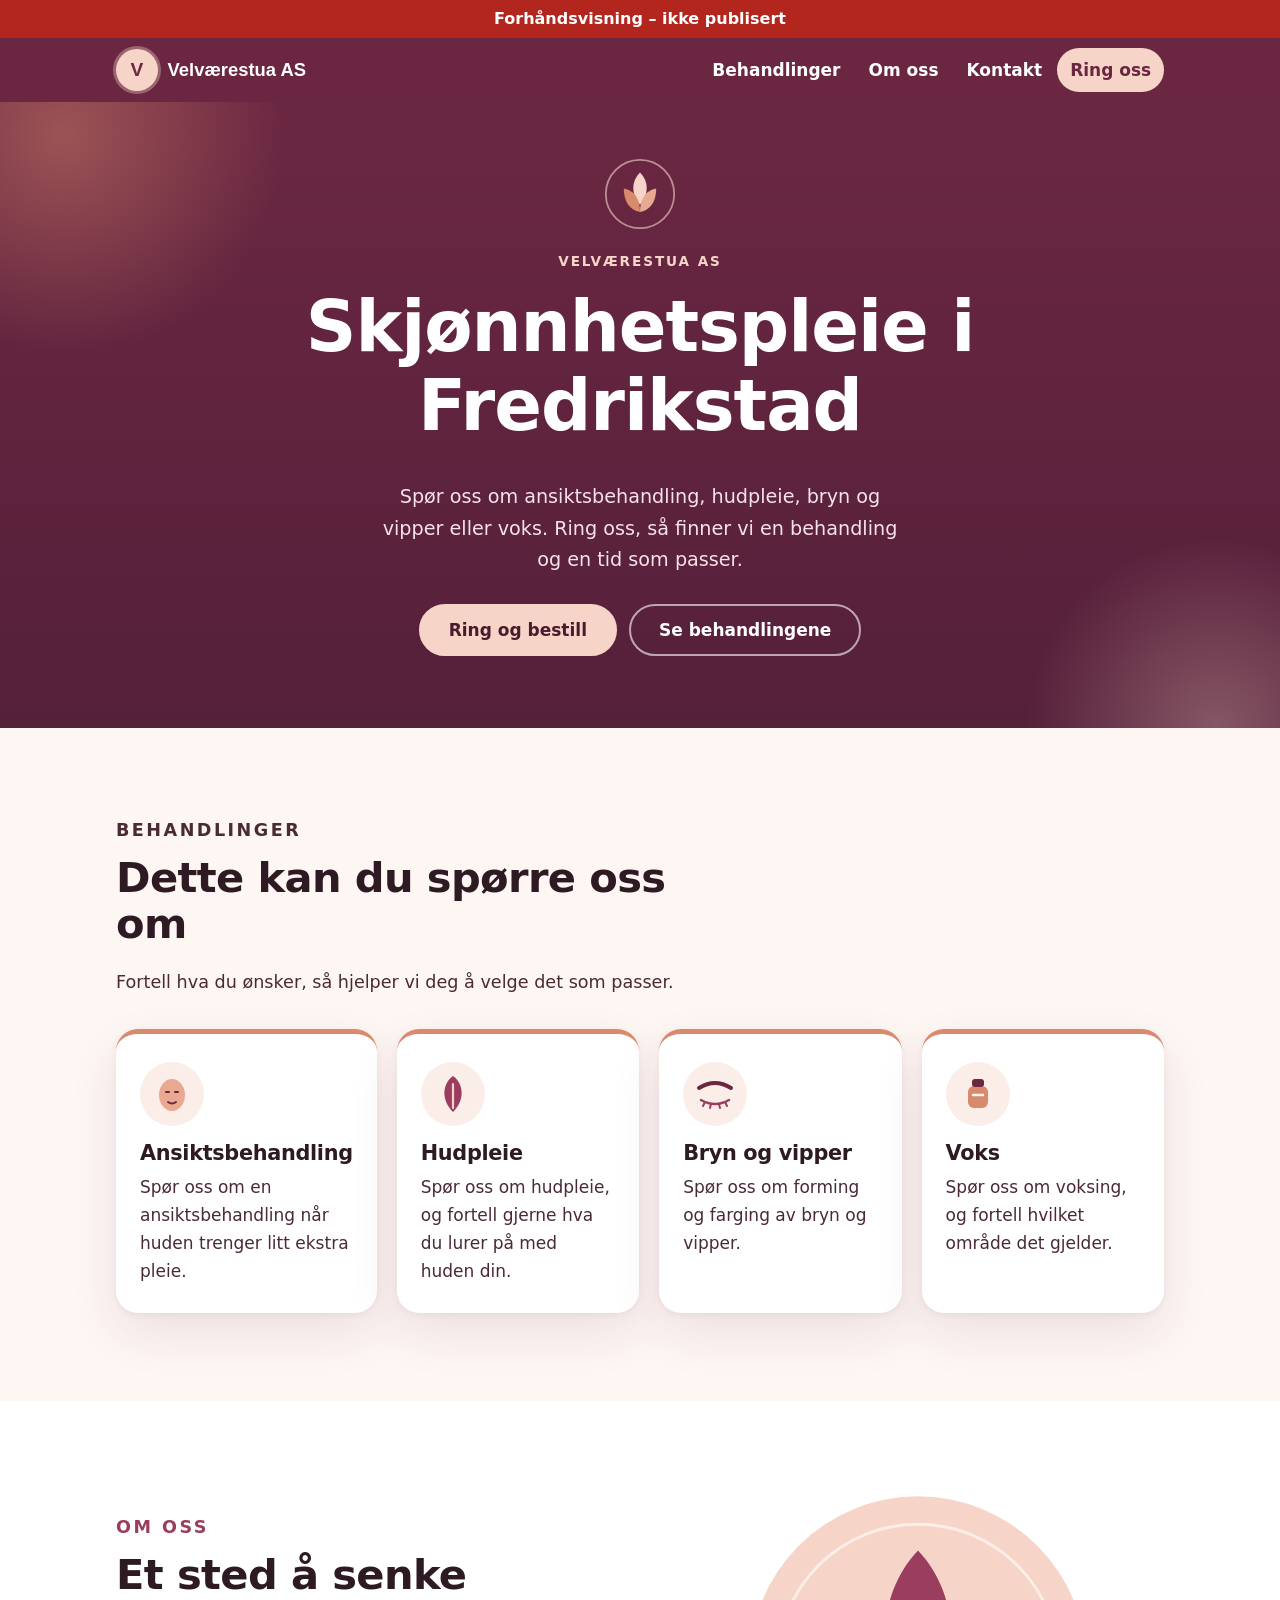
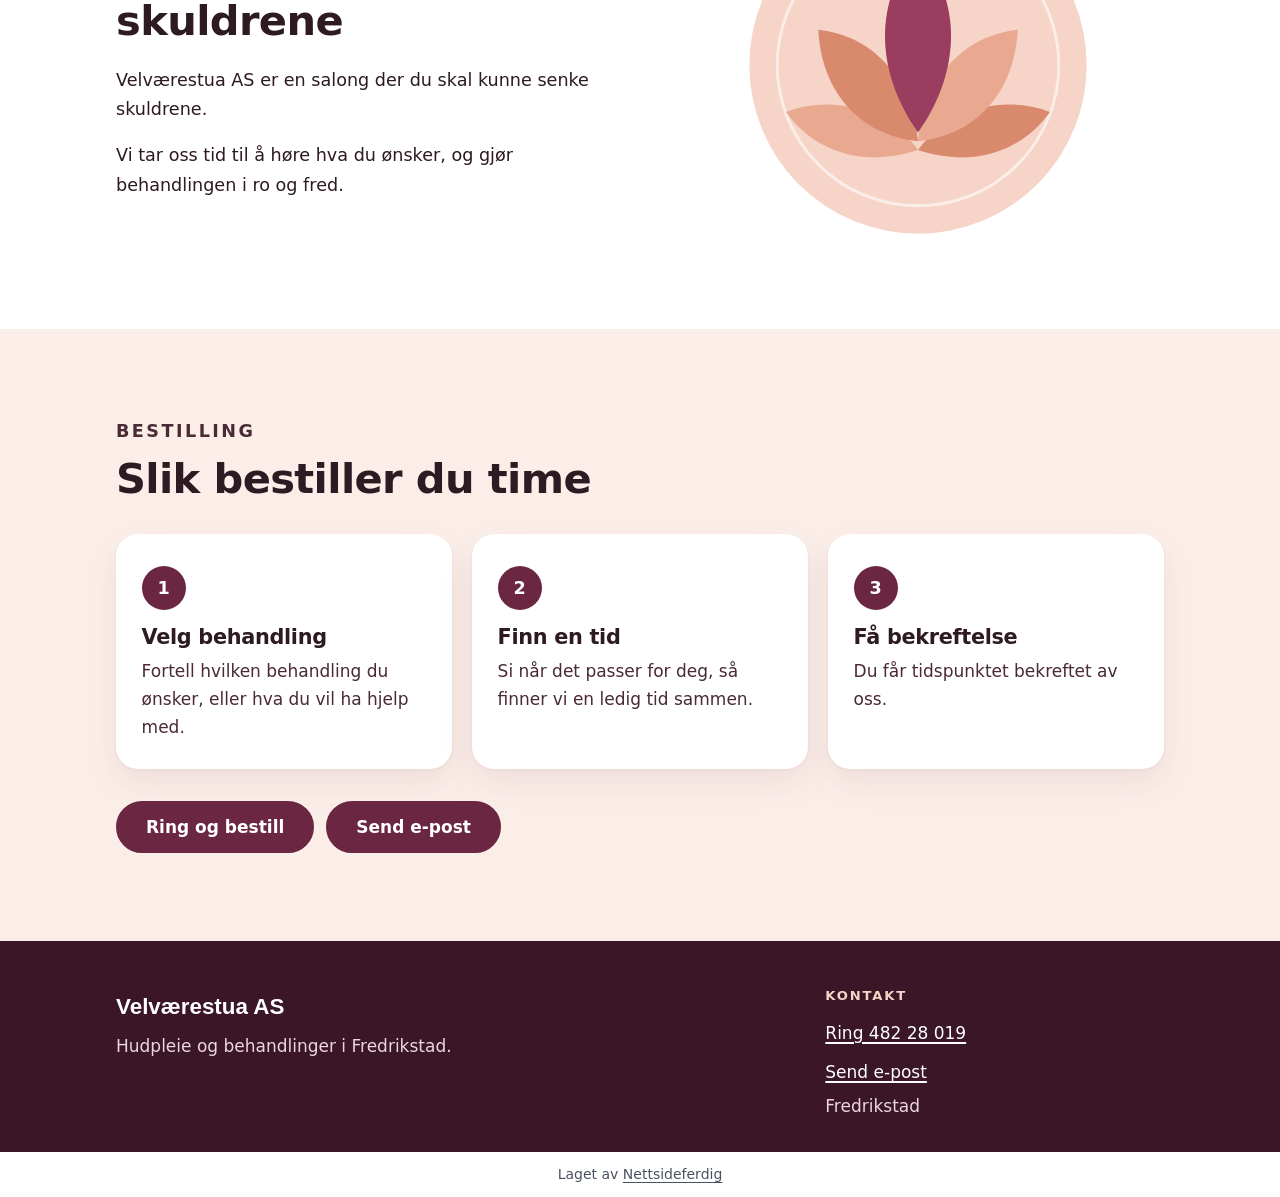
<file: index.html>
<!doctype html>
<html lang="nb">
<head>
<meta charset="utf-8">
<meta name="viewport" content="width=device-width, initial-scale=1">
<title>Skjønnhetspleie i Fredrikstad | Velværestua AS</title>
<meta name="description" content="Velværestua AS tilbyr skjønnhetspleie i Fredrikstad. Ring eller send oss en e-post og fortell hva du ønsker.">
<link rel="canonical" href="https://andersmathisen7-design.github.io/side-velvaerestua-as-64f6718e/">
<meta property="og:type" content="website">
<meta property="og:locale" content="nb_NO">
<meta property="og:site_name" content="Velværestua AS">
<meta property="og:title" content="Skjønnhetspleie i Fredrikstad | Velværestua AS">
<meta property="og:description" content="Velværestua AS tilbyr skjønnhetspleie i Fredrikstad. Ring eller send oss en e-post og fortell hva du ønsker.">
<meta property="og:url" content="https://andersmathisen7-design.github.io/side-velvaerestua-as-64f6718e/">
<meta http-equiv="Content-Security-Policy" content="default-src 'none'; style-src 'self'; img-src 'self'; manifest-src 'self'; worker-src 'self'; script-src 'self'">
<link rel="stylesheet" href="./style.css">
<meta name="theme-color" content="#6b2742">
<link rel="manifest" href="./manifest.webmanifest">
<link rel="icon" href="./icon.svg" type="image/svg+xml">
<script src="./pwa.js" defer></script>
<meta name="robots" content="noindex,nofollow">
<script type="application/ld+json">{"@context":"https://schema.org","@type":"BeautySalon","name":"Velværestua AS","description":"Velværestua AS tilbyr skjønnhetspleie i Fredrikstad. Ring eller send oss en e-post og fortell hva du ønsker.","email":"post@vvstua.no","areaServed":"Fredrikstad","url":"https://andersmathisen7-design.github.io/side-velvaerestua-as-64f6718e","telephone":"482 28 019"}</script>
</head>
<body>
<div class="forhandsstripe">Forhåndsvisning – ikke publisert</div>
<header class="topp"><div class="wrap"><a class="logo" href="./"><span class="logo-merke" aria-hidden="true">V</span><span>Velværestua AS</span></a><nav class="meny" aria-label="Hovedmeny"><ul><li><a href="./#behandling">Behandlinger</a></li><li><a href="./#om">Om oss</a></li><li><a href="#kontakt">Kontakt</a></li><li class="meny-knapp"><a class="meny-ring" href="tel:48228019">Ring oss</a></li></ul></nav></div></header>
<main>
<section class="hero"><div class="wrap"><svg class="hero-merke" viewBox="0 0 80 80" aria-hidden="true"><circle cx="40" cy="40" r="38" fill="none" stroke="#f6d5c8" stroke-width="2" stroke-opacity="0.6"/><path d="M40 16 C50 26 50 40 40 52 C30 40 30 26 40 16 Z" fill="#f6d5c8"/><path d="M22 34 C34 36 40 46 40 60 C28 58 22 48 22 34 Z" fill="#d98a6c"/><path d="M58 34 C46 36 40 46 40 60 C52 58 58 48 58 34 Z" fill="#e9a991"/></svg><p class="hero-etikett">Velværestua AS</p><h1>Skjønnhetspleie i Fredrikstad</h1><p class="ingress">Spør oss om ansiktsbehandling, hudpleie, bryn og vipper eller voks. Ring oss, så finner vi en behandling og en tid som passer.</p><div class="knapper"><a class="knapp" href="tel:48228019">Ring og bestill</a><a class="knapp knapp-strek" href="./#behandling">Se behandlingene</a></div></div></section><section class="seksjon" id="behandling" aria-labelledby="beh-tittel"><div class="wrap"><div class="seksjon-hode"><p class="overlinje">Behandlinger</p><h2 id="beh-tittel">Dette kan du spørre oss om</h2><p>Fortell hva du ønsker, så hjelper vi deg å velge det som passer.</p></div><ul class="beh-rad"><li class="beh-kort"><svg viewBox="0 0 64 64" aria-hidden="true"><circle cx="32" cy="32" r="32" fill="#fbeee9"/><ellipse cx="32" cy="33" rx="13" ry="16" fill="#e9a991"/><path d="M26 30 h3 M35 30 h3 M28 40 q4 3 8 0" fill="none" stroke="#6b2742" stroke-width="2" stroke-linecap="round"/></svg><h3>Ansiktsbehandling</h3><p>Spør oss om en ansiktsbehandling når huden trenger litt ekstra pleie.</p></li><li class="beh-kort"><svg viewBox="0 0 64 64" aria-hidden="true"><circle cx="32" cy="32" r="32" fill="#fbeee9"/><path d="M32 14 C43 22 44 38 32 50 C20 38 21 22 32 14 Z" fill="#9a3d5f"/><path d="M32 22 V46" stroke="#f6d5c8" stroke-width="2.2" stroke-linecap="round"/></svg><h3>Hudpleie</h3><p>Spør oss om hudpleie, og fortell gjerne hva du lurer på med huden din.</p></li><li class="beh-kort"><svg viewBox="0 0 64 64" aria-hidden="true"><circle cx="32" cy="32" r="32" fill="#fbeee9"/><path d="M16 26 Q32 16 48 26" fill="none" stroke="#6b2742" stroke-width="4" stroke-linecap="round"/><path d="M18 38 Q32 46 46 38" fill="none" stroke="#9a3d5f" stroke-width="2.5" stroke-linecap="round"/><path d="M22 40 l-2 4 M28 42 l-1 4 M36 42 l1 4 M42 40 l2 4" stroke="#9a3d5f" stroke-width="2" stroke-linecap="round"/></svg><h3>Bryn og vipper</h3><p>Spør oss om forming og farging av bryn og vipper.</p></li><li class="beh-kort"><svg viewBox="0 0 64 64" aria-hidden="true"><circle cx="32" cy="32" r="32" fill="#fbeee9"/><rect x="22" y="24" width="20" height="22" rx="6" fill="#d98a6c"/><rect x="26" y="17" width="12" height="8" rx="3" fill="#6b2742"/><path d="M27 33 h10" stroke="#fdf6f3" stroke-width="2.5" stroke-linecap="round"/></svg><h3>Voks</h3><p>Spør oss om voksing, og fortell hvilket område det gjelder.</p></li></ul></div></section><section class="seksjon om-seksjon" id="om" aria-labelledby="om-tittel"><div class="wrap to-kol"><div><p class="overlinje">Om oss</p><h2 id="om-tittel">Et sted å senke skuldrene</h2><p>Velværestua AS er en salong der du skal kunne senke skuldrene.</p><p>Vi tar oss tid til å høre hva du ønsker, og gjør behandlingen i ro og fred.</p></div><div class="lotus" aria-hidden="true"><svg viewBox="0 0 240 240"><circle cx="120" cy="120" r="115" fill="#f6d5c8"/><circle cx="120" cy="120" r="96" fill="none" stroke="#ffffff" stroke-opacity="0.6" stroke-width="2"/><path d="M30 152 C62 140 100 150 120 178 C84 190 50 180 30 152 Z" fill="#e9a991"/><path d="M210 152 C178 140 140 150 120 178 C156 190 190 180 210 152 Z" fill="#d98a6c"/><path d="M52 96 C90 100 116 130 120 172 C80 168 54 138 52 96 Z" fill="#d98a6c"/><path d="M188 96 C150 100 124 130 120 172 C160 168 186 138 188 96 Z" fill="#e9a991"/><path d="M120 42 C150 74 150 124 120 166 C90 124 90 74 120 42 Z" fill="#9a3d5f"/></svg></div></div></section><section class="seksjon steg-seksjon" aria-labelledby="steg-tittel"><div class="wrap"><div class="seksjon-hode"><p class="overlinje">Bestilling</p><h2 id="steg-tittel">Slik bestiller du time</h2></div><ol class="steg"><li><span class="steg-nr" aria-hidden="true">1</span><h3>Velg behandling</h3><p>Fortell hvilken behandling du ønsker, eller hva du vil ha hjelp med.</p></li><li><span class="steg-nr" aria-hidden="true">2</span><h3>Finn en tid</h3><p>Si når det passer for deg, så finner vi en ledig tid sammen.</p></li><li><span class="steg-nr" aria-hidden="true">3</span><h3>Få bekreftelse</h3><p>Du får tidspunktet bekreftet av oss.</p></li></ol><div class="knapper"><a class="knapp knapp-mork" href="tel:48228019">Ring og bestill</a><a class="knapp knapp-mork" href="mailto:post@vvstua.no">Send e-post</a></div></div></section>
</main>
<footer class="bunn" id="kontakt"><div class="wrap bunn-rad"><div><p class="bunn-navn">Velværestua AS</p><p>Hudpleie og behandlinger i Fredrikstad.</p></div><div><h2 class="bunn-tittel">Kontakt</h2><ul class="bunn-liste"><li><a href="tel:48228019">Ring 482 28 019</a></li><li><a href="mailto:post@vvstua.no">Send e-post</a></li><li>Fredrikstad</li></ul></div></div></footer>
<p class="nf-byra">Laget av <a href="https://nettsideferdig.no/">Nettsideferdig</a></p>
</body>
</html>
</file>
<file: style.css>
/* Fast fra Sidefabrikken: bestillingswidgeten. */
:root { --nf-farge: #6b2742; }
#nf-bestill [hidden] { display: none !important; }
#nf-bestill button { font: inherit; padding: 0.5rem 0.9rem; margin: 0.2rem; border: 1px solid var(--nf-farge); border-radius: 6px; background: #fff; color: var(--nf-farge); cursor: pointer; }
#nf-bestill button:disabled { opacity: 0.6; }
#nf-bestill .nf-knapp { background: var(--nf-farge); color: #fff; }
#nf-bestill .nf-tjeneste { display: block; width: 100%; text-align: left; }
#nf-bestill .nf-tjeneste small, #nf-bestill .nf-vare small { display: block; color: #555; }
#nf-bestill .nf-felt { display: block; margin: 0.5rem 0; }
#nf-bestill input, #nf-bestill select, #nf-bestill textarea { font: inherit; padding: 0.4rem; border: 1px solid #c5cad3; border-radius: 4px; display: block; width: 100%; max-width: 24rem; }
#nf-bestill input[type="checkbox"], #nf-bestill input[type="radio"] { display: inline-block; width: auto; margin: 0 0.4rem 0 0; vertical-align: middle; }
#nf-bestill .nf-rad { display: flex; flex-wrap: wrap; gap: 0.5rem; }
#nf-bestill .nf-vare { padding: 0.4rem 0; border-bottom: 1px solid #e3e6eb; }
#nf-bestill .nf-feil, #nf-bestill .nf-utsolgt { color: #b3261e; }
#nf-bestill .nf-test { background: #fff4e5; padding: 0.4rem 0.8rem; border-radius: 6px; }
#nf-bestill .nf-oppsummering { font-weight: 600; }
#nf-bestill .nf-faner { display: flex; flex-wrap: wrap; gap: 0.25rem; margin: 0.5rem 0 1rem; }
#nf-bestill .nf-fane.nf-valgt, #nf-bestill .nf-dag.nf-valgt { background: var(--nf-farge); color: #fff; }
#nf-bestill .nf-adresse { position: relative; max-width: 24rem; }
#nf-bestill .nf-forslag { position: absolute; top: 100%; left: 0; right: 0; z-index: 10; max-height: 15rem; overflow-y: auto; background: #fff; border: 1px solid #c5cad3; border-radius: 4px; box-shadow: 0 4px 12px rgba(0, 0, 0, 0.15); }
#nf-bestill .nf-forslag button { display: block; width: 100%; margin: 0; border: 0; border-radius: 0; padding: 0.5rem 0.75rem; text-align: left; color: inherit; }
#nf-bestill .nf-forslag button:hover, #nf-bestill .nf-forslag button:focus { background: #f4f7fb; }
#nf-bestill .nf-dager { display: flex; flex-wrap: wrap; gap: 0.25rem; margin: 0.5rem 0; }
#nf-bestill .nf-dag.nf-full { text-decoration: line-through; color: #777; border-color: #c5cad3; }
#nf-bestill .nf-tillegg { margin: 0.5rem 0; }
#nf-bestill .nf-sporsmal { margin: 0.8rem 0; }
#nf-bestill .nf-hjelp { display: block; font-size: 0.875rem; color: #666; margin: 0.15rem 0 0.25rem; }
#nf-bestill .nf-sum { font-weight: 700; font-size: 1.15rem; }
#nf-bestill .nf-ja-nei { display: flex; gap: 1.5rem; margin-top: 0.25rem; }
.prisliste table { border-collapse: collapse; width: 100%; max-width: 36rem; }
.prisliste th, .prisliste td { text-align: left; padding: 0.4rem 0.6rem 0.4rem 0; border-bottom: 1px solid #e3e6eb; vertical-align: top; }
.prisliste td:last-child, .prisliste th:last-child { text-align: right; white-space: nowrap; padding-right: 0; }
.prisliste small { color: #555; }
.prisliste .prisinfo { font-size: 0.875rem; color: #555; }

main > section.melding, main > section.bestill { box-sizing: border-box; max-width: 42rem; margin: 0 auto; padding: 2.5rem 1.25rem 3.5rem; }
.nf-skjema .nf-felt { display: block; margin: 0.75rem 0; }
.nf-skjema label, .nf-skjema legend { display: block; font-weight: 600; }
.nf-skjema fieldset { border: 0; padding: 0; margin: 0.75rem 0; min-width: 0; }
.nf-skjema fieldset label { font-weight: 400; }
.nf-skjema input, .nf-skjema textarea { font: inherit; padding: 0.5rem; border: 1px solid #c5cad3; border-radius: 4px; display: block; width: 100%; max-width: 32rem; }
.nf-skjema input[type="radio"] { display: inline-block; width: auto; margin: 0 0.4rem 0 0; vertical-align: middle; }
.nf-skjema input:focus, .nf-skjema textarea:focus { outline: 2px solid var(--nf-farge); outline-offset: 1px; }
.nf-skjema button { font: inherit; font-weight: 600; border: 0; cursor: pointer; padding: 0.85rem 1.5rem; border-radius: 6px; background: var(--nf-farge); color: #fff; min-height: 44px; }
.nf-skjema .nf-info { font-size: 0.875rem; color: #555; }

/* Designet */
*,*::before,*::after{box-sizing:border-box}html{-webkit-text-size-adjust:100%}body{margin:0;font-family:system-ui,-apple-system,"Segoe UI",Helvetica,Arial,sans-serif;font-size:1.0625rem;line-height:1.65;color:#2d1a22;background:#fdf6f3}a{color:#6b2742;text-underline-offset:3px;text-decoration-thickness:2px}a:focus-visible{outline:3px solid #d98a6c;outline-offset:3px;border-radius:6px}h1,h2,h3{font-family:"Trebuchet MS","Segoe UI",system-ui,sans-serif;font-weight:700;line-height:1.12;letter-spacing:-.015em;margin:0 0 .5em}h1{font-size:clamp(2.4rem,9vw,4.4rem)}h2{font-size:clamp(1.75rem,5vw,2.6rem)}h3{font-size:1.3rem}p{margin:0 0 1em}.wrap{width:100%;max-width:68rem;margin:0 auto;padding:0 1.25rem}.topp{background:#6b2742;color:#fff}.topp .wrap{display:flex;flex-wrap:wrap;align-items:center;justify-content:space-between;gap:.25rem 1.5rem;padding-top:.6rem;padding-bottom:.6rem}.logo{display:inline-flex;align-items:center;gap:.6rem;min-height:44px;text-decoration:none;color:#fff;font-family:"Trebuchet MS","Segoe UI",sans-serif;font-weight:700;font-size:1.15rem}.logo-merke{display:inline-flex;align-items:center;justify-content:center;width:42px;height:42px;flex:none;border-radius:50%;background:#f6d5c8;color:#6b2742;font-weight:800;font-size:1.2rem;box-shadow:0 0 0 3px rgba(246,213,200,.35)}.meny ul{list-style:none;margin:0;padding:0;display:flex;flex-wrap:wrap;gap:.15rem}.meny a{display:inline-flex;align-items:center;min-height:44px;padding:0 .8rem;border-radius:999px;text-decoration:none;color:#fff;font-weight:600}.meny a:hover{background:rgba(255,255,255,.12)}.meny .meny-ring{background:#f6d5c8;color:#6b2742}.meny .meny-ring:hover{background:#fbe6dd}@media(max-width:37.5em){.meny .meny-knapp{display:none}.meny ul{margin-left:-.8rem}}.hero{position:relative;overflow:hidden;background:linear-gradient(180deg,#6b2742 0%,#55203a 100%);color:#f6e3ea;text-align:center;padding:3.5rem 0 4.5rem}.hero::before{content:"";position:absolute;width:28rem;height:28rem;left:-10rem;top:-12rem;border-radius:50%;background:radial-gradient(circle,rgba(217,138,108,.45),rgba(217,138,108,0) 70%)}.hero::after{content:"";position:absolute;width:24rem;height:24rem;right:-8rem;bottom:-12rem;border-radius:50%;background:radial-gradient(circle,rgba(246,213,200,.3),rgba(246,213,200,0) 70%)}.hero .wrap{position:relative;z-index:1}.hero-merke{display:block;width:4.5rem;height:4.5rem;margin:0 auto 1.25rem}.hero-etikett{font-size:.85rem;letter-spacing:.14em;text-transform:uppercase;color:#f6d5c8;font-weight:700;margin-bottom:1rem}.hero h1{color:#fff;max-width:14ch;margin-left:auto;margin-right:auto}.ingress{font-size:1.2rem;max-width:34rem;margin-left:auto;margin-right:auto}.knapper{display:flex;flex-wrap:wrap;gap:.75rem;margin-top:1.75rem;justify-content:center}.knapp{display:inline-flex;align-items:center;justify-content:center;gap:.5rem;min-height:52px;padding:0 1.75rem;border-radius:999px;background:#f6d5c8;color:#4a1a2e;font-weight:700;text-decoration:none;border:2px solid #f6d5c8;transition:background .2s,border-color .2s}.knapp:hover{background:#fbe6dd;border-color:#fbe6dd}.knapp-strek{background:transparent;color:#fff;border-color:rgba(255,255,255,.6)}.knapp-strek:hover{background:rgba(255,255,255,.1);border-color:#fff}.knapp-mork{background:#6b2742;border-color:#6b2742;color:#fff}.knapp-mork:hover{background:#55203a;border-color:#55203a}.seksjon{padding:4rem 0}@media(min-width:56rem){.seksjon{padding:5.5rem 0}}.overlinje{font-size:.82rem;letter-spacing:.14em;text-transform:uppercase;color:#9a3d5f;font-weight:700;margin:0 0 .6rem}.seksjon-hode{max-width:38rem;margin-bottom:2rem}.seksjon-hode p{font-size:1.1rem;color:#4a2a35}.beh-rad{list-style:none;margin:0;padding:0;display:grid;gap:1.25rem}@media(min-width:36rem){.beh-rad{grid-template-columns:1fr 1fr}}@media(min-width:64rem){.beh-rad{grid-template-columns:repeat(4,1fr)}}.beh-kort{background:#fff;border-radius:22px;padding:1.75rem 1.5rem;box-shadow:0 2px 6px rgba(107,39,66,.06),0 20px 48px rgba(107,39,66,.10);border-top:5px solid #d98a6c}.beh-kort svg{display:block;width:64px;height:64px;margin-bottom:1rem}.beh-kort h3{margin-bottom:.35em}.beh-kort p{margin:0;color:#4a2a35}.to-kol{display:grid;gap:2rem;align-items:center}@media(min-width:48rem){.to-kol{grid-template-columns:1fr 1fr;gap:4rem}}.to-kol p{max-width:34rem;font-size:1.1rem}.lotus{max-width:12.5rem;width:100%;margin:0 auto}.lotus svg{display:block;width:100%;height:auto}@media(min-width:48rem){.lotus{max-width:22rem}}.om-seksjon{background:#fff}.steg-seksjon{background:#fbeee9}.steg{list-style:none;margin:0;padding:0;display:grid;gap:1.25rem}@media(min-width:48rem){.steg{grid-template-columns:repeat(3,1fr)}}.steg li{background:#fff;border-radius:22px;padding:2rem 1.6rem 1.75rem;box-shadow:0 1px 3px rgba(107,39,66,.06),0 14px 34px rgba(107,39,66,.08)}.steg-nr{display:inline-flex;align-items:center;justify-content:center;width:2.75rem;height:2.75rem;border-radius:50%;background:#6b2742;color:#fff;font-weight:800;font-size:1.1rem;margin-bottom:1rem}.steg h3{margin-bottom:.35em}.steg p{margin:0;color:#4a2a35}.steg-seksjon .knapper{justify-content:flex-start;margin-top:2rem}.bunn{background:#3a1626;color:#ecd6de;padding:3rem 0 2rem}.bunn a{color:#fff;display:inline-block;padding:.35rem 0;word-break:break-word}.bunn-rad{display:grid;gap:2rem}@media(min-width:48rem){.bunn-rad{grid-template-columns:2fr 1fr}}.bunn-navn{font-family:"Trebuchet MS","Segoe UI",sans-serif;font-size:1.4rem;font-weight:700;color:#fff;margin-bottom:.35rem}.bunn-tittel{font-size:.82rem;letter-spacing:.14em;text-transform:uppercase;color:#f6d5c8;margin-bottom:.6rem}.bunn-liste{list-style:none;margin:0;padding:0}section.melding{padding:3rem 0}.nf-skjema label{display:block;font-weight:700;margin-bottom:.35rem}.nf-skjema input,.nf-skjema textarea{width:100%;font:inherit;padding:.8rem 1rem;border:1px solid #dcbcc6;border-radius:14px;background:#fff}.nf-skjema button.knapp{border:0;cursor:pointer;font:inherit;font-weight:700}

/* Fast fra Sidefabrikken */
.forhandsstripe { display: block !important; position: relative !important; z-index: 2147483647 !important; background: #b3261e !important; color: #fff !important; text-align: center !important; padding: 0.5rem 1rem !important; font: 600 1rem/1.4 system-ui, sans-serif !important; visibility: visible !important; opacity: 1 !important; max-height: none !important; height: auto !important; min-height: 0 !important; overflow: visible !important; margin: 0 !important; top: auto !important; left: auto !important; right: auto !important; bottom: auto !important; width: auto !important; transform: none !important; clip-path: none !important; filter: none !important; text-indent: 0 !important; font-size: 1rem !important; }
.nf-byra { display: block !important; position: static !important; inset: auto !important; z-index: auto !important; background: #fff !important; color: #4a5160 !important; text-align: center !important; padding: 0.75rem 1rem !important; margin: 0 !important; width: auto !important; max-width: none !important; height: auto !important; min-height: 0 !important; max-height: none !important; overflow: visible !important; visibility: visible !important; opacity: 1 !important; transform: none !important; clip-path: none !important; filter: none !important; font: 400 0.875rem/1.5 system-ui, sans-serif !important; letter-spacing: normal !important; text-indent: 0 !important; text-transform: none !important; }
.nf-byra a { display: inline !important; position: static !important; color: inherit !important; text-decoration: underline !important; font: inherit !important; visibility: visible !important; opacity: 1 !important; pointer-events: auto !important; }
.nf-felle { display: none !important; position: absolute !important; left: -10000px !important; width: 1px !important; height: 1px !important; overflow: hidden !important; }
</file>
